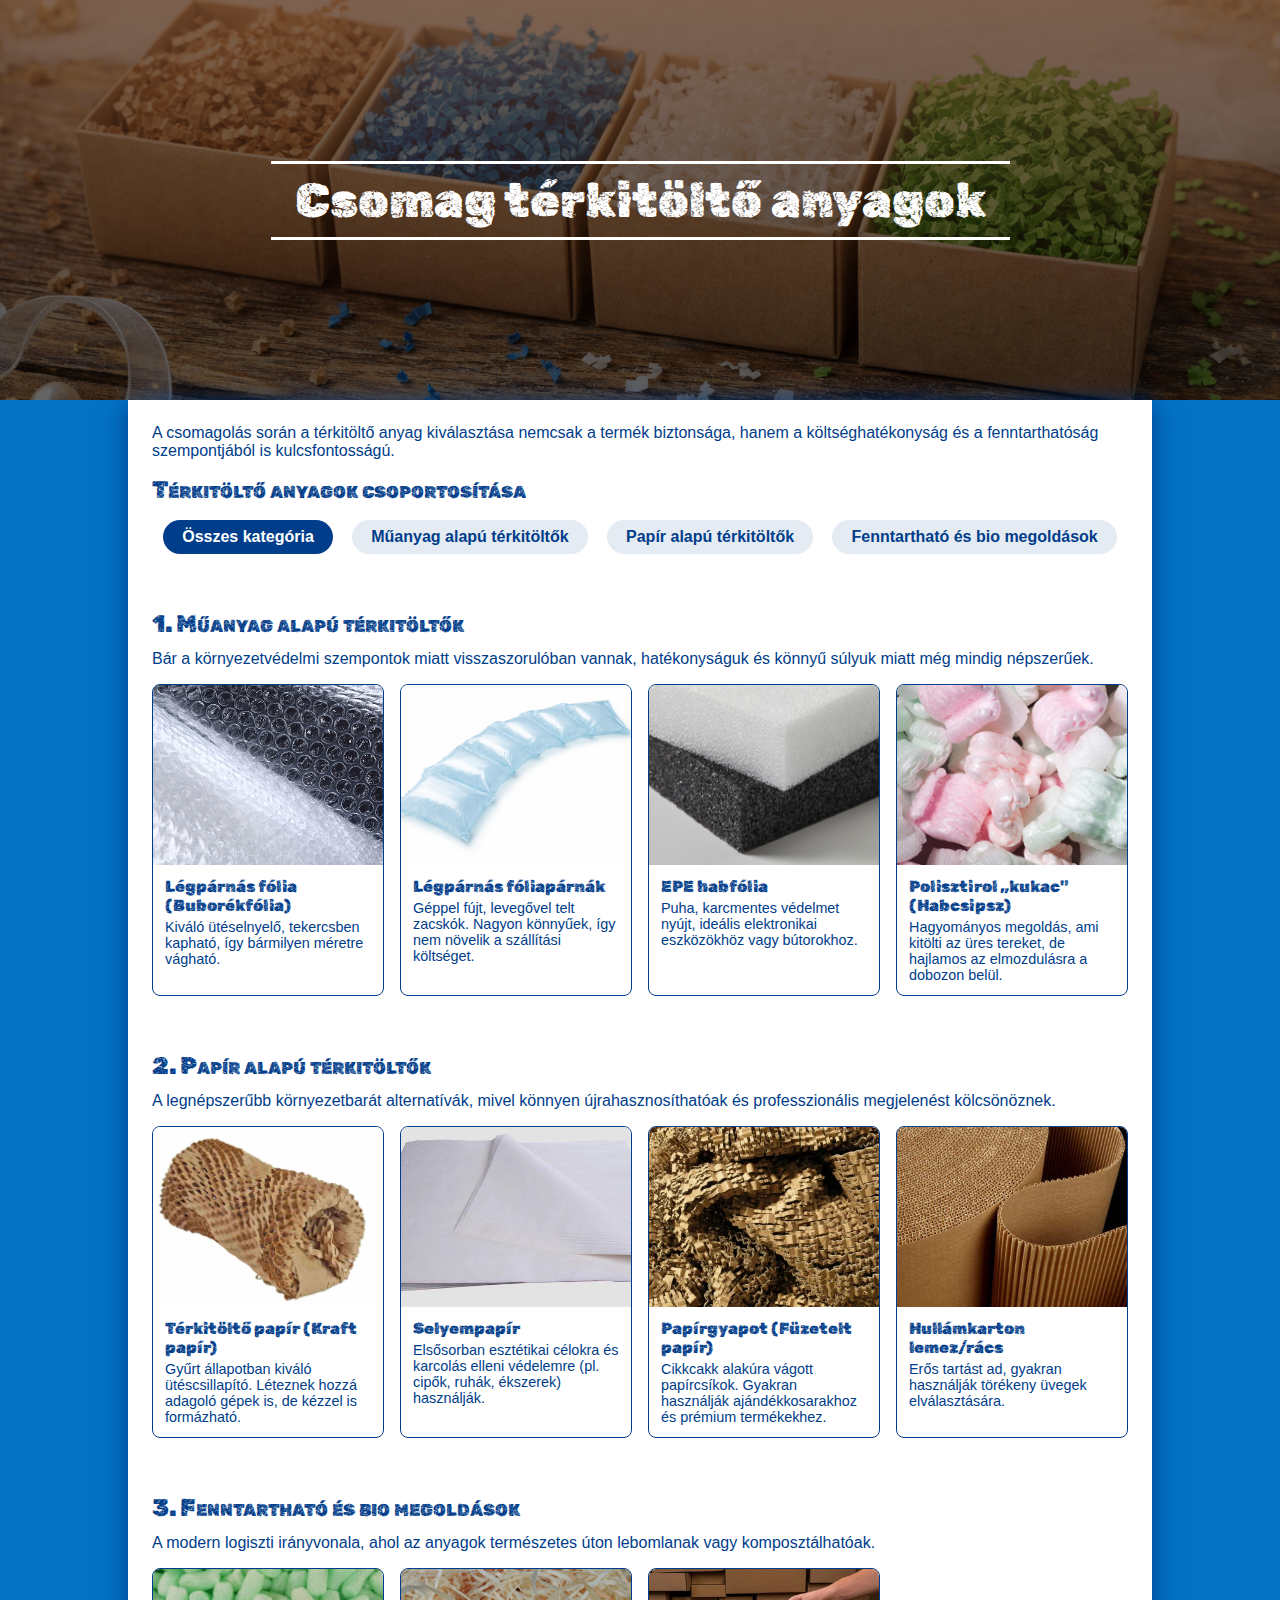
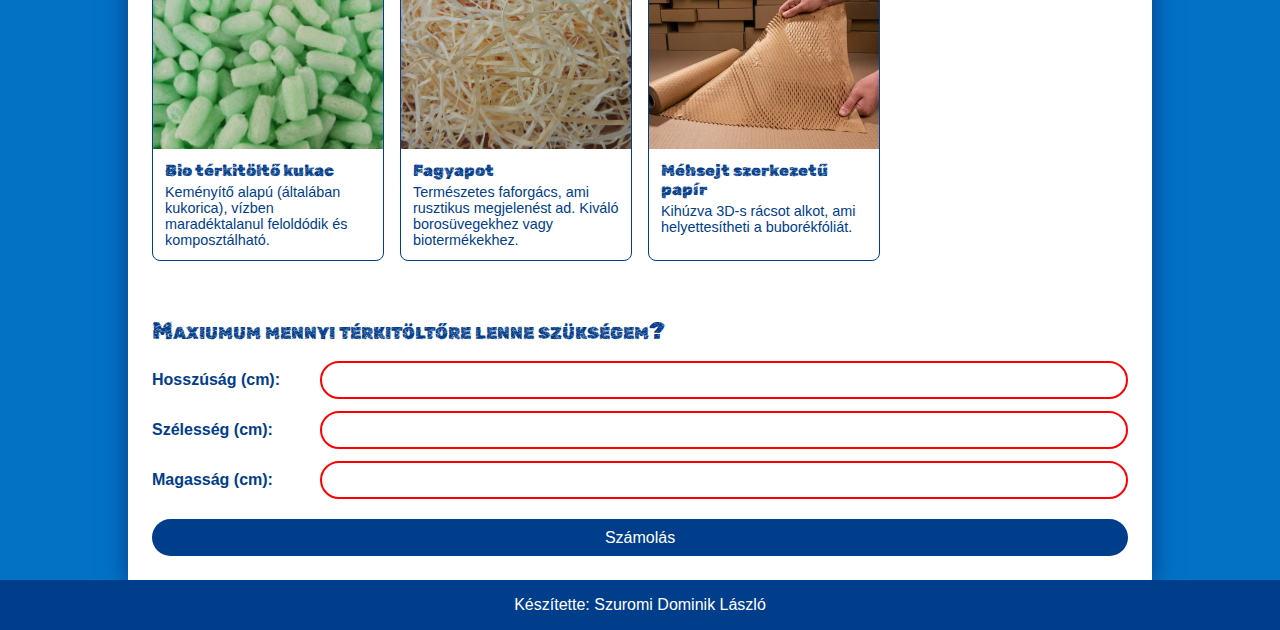
<file: index.html>
<!DOCTYPE html>
<html lang="hu">
<head>
    <meta charset="UTF-8">
    <meta name="viewport" content="width=device-width, initial-scale=1.0">
    <title>Csomag térkitöltő anyagok</title>
    <link rel="preconnect" href="https://fonts.googleapis.com">
    <link rel="preconnect" href="https://fonts.gstatic.com" crossorigin>
    <link href="https://fonts.googleapis.com/css2?family=Rubik+Distressed&display=swap" rel="stylesheet">
    <link rel="stylesheet" href="css/style.css">
</head>
<body>

    <header>
        <h1>Csomag térkitöltő anyagok</h1>
    </header>

    <main>
        <section class="bevezeto">
            <p>A csomagolás során a térkitöltő anyag kiválasztása nemcsak a termék biztonsága, hanem a költséghatékonyság és a fenntarthatóság szempontjából is kulcsfontosságú.</p>

            <h2>Térkitöltő anyagok csoportosítása</h2>

            <div class="kategoriak" id="kategoriak">
                <span class="kategoria aktiv" data-kategoria="osszes">Összes kategória</span>
                <span class="kategoria" data-kategoria="muanyag">Műanyag alapú térkitöltők</span>
                <span class="kategoria" data-kategoria="papir">Papír alapú térkitöltők</span>
                <span class="kategoria" data-kategoria="fenntarthato">Fenntartható és bio megoldások</span>
            </div>
        </section>

        <section class="katblokk" data-blokk="muanyag">
            <h2>Műanyag alapú térkitöltők</h2>
            <p>Bár a környezetvédelmi szempontok miatt visszaszorulóban vannak, hatékonyságuk és könnyű súlyuk miatt még mindig népszerűek.</p>

            <div class="kartya-grid">
                <article class="kartya">
                    <img src="images/buborek_folia.jpg" alt="Légpárnás fólia (Buborékfólia)">
                    <h3>Légpárnás fólia (Buborékfólia)</h3>
                    <p>Kiváló ütéselnyelő, tekercsben kapható, így bármilyen méretre vágható.</p>
                </article>
                <article class="kartya">
                    <img src="images/legparnas_foliaparnak.png" alt="Légpárnás fóliapárnák">
                    <h3>Légpárnás fóliapárnák</h3>
                    <p>Géppel fújt, levegővel telt zacskók. Nagyon könnyűek, így nem növelik a szállítási költséget.</p>
                </article>
                <article class="kartya">
                    <img src="images/epe_habfolia.jpg" alt="EPE habfólia">
                    <h3>EPE habfólia</h3>
                    <p>Puha, karcmentes védelmet nyújt, ideális elektronikai eszközökhöz vagy bútorokhoz.</p>
                </article>
                <article class="kartya">
                    <img src="images/polistirol_habcsipsz.jpg" alt="Polisztirol kukac (Habcsipsz)">
                    <h3>Polisztirol „kukac" (Habcsipsz)</h3>
                    <p>Hagyományos megoldás, ami kitölti az üres tereket, de hajlamos az elmozdulásra a dobozon belül.</p>
                </article>
            </div>
        </section>

        <section class="katblokk" data-blokk="papir">
            <h2>Papír alapú térkitöltők</h2>
            <p>A legnépszerűbb környezetbarát alternatívák, mivel könnyen újrahasznosíthatóak és professzionális megjelenést kölcsönöznek.</p>

            <div class="kartya-grid">
                <article class="kartya">
                    <img src="images/kraft_papir.jpg" alt="Térkitöltő papír (Kraft papír)">
                    <h3>Térkitöltő papír (Kraft papír)</h3>
                    <p>Gyűrt állapotban kiváló ütéscsillapító. Léteznek hozzá adagoló gépek is, de kézzel is formázható.</p>
                </article>
                <article class="kartya">
                    <img src="images/selyempapir.jpg" alt="Selyempapír">
                    <h3>Selyempapír</h3>
                    <p>Elsősorban esztétikai célokra és karcolás elleni védelemre (pl. cipők, ruhák, ékszerek) használják.</p>
                </article>
                <article class="kartya">
                    <img src="images/papirgyapot.png" alt="Papírgyapot (Füzetelt papír)">
                    <h3>Papírgyapot (Füzetelt papír)</h3>
                    <p>Cikkcakk alakúra vágott papírcsíkok. Gyakran használják ajándékkosarakhoz és prémium termékekhez.</p>
                </article>
                <article class="kartya">
                    <img src="images/hullamkarton.jpg" alt="Hullámkarton lemez/rács">
                    <h3>Hullámkarton lemez/rács</h3>
                    <p>Erős tartást ad, gyakran használják törékeny üvegek elválasztására.</p>
                </article>
            </div>
        </section>

        <section class="katblokk" data-blokk="fenntarthato">
            <h2>Fenntartható és bio megoldások</h2>
            <p>A modern logiszti irányvonala, ahol az anyagok természetes úton lebomlanak vagy komposztálhatóak.</p>

            <div class="kartya-grid">
                <article class="kartya">
                    <img src="images/bio_terkitolto_kukac.jpg" alt="Bio térkitöltő kukac">
                    <h3>Bio térkitöltő kukac</h3>
                    <p>Keményítő alapú (általában kukorica), vízben maradéktalanul feloldódik és komposztálható.</p>
                </article>
                <article class="kartya">
                    <img src="images/fagyapot.jpg" alt="Fagyapot">
                    <h3>Fagyapot</h3>
                    <p>Természetes faforgács, ami rusztikus megjelenést ad. Kiváló borosüvegekhez vagy biotermékekhez.</p>
                </article>
                <article class="kartya">
                    <img src="images/mehsejt_szerkezetu_papir.png" alt="Méhsejt szerkezetű papír">
                    <h3>Méhsejt szerkezetű papír</h3>
                    <p>Kihúzva 3D-s rácsot alkot, ami helyettesítheti a buborékfóliát.</p>
                </article>
            </div>
        </section>

        <section class="szamolo">
            <h2>Maxiumum mennyi térkitöltőre lenne szükségem?</h2>

            <form id="szamolo-urlap">
                <div class="form-group">
                    <label for="hosszusag">Hosszúság (cm):</label>
                    <input type="number" id="hosszusag" placeholder=" " name="hosszusag" min="1" step="any" required>
                </div>
                <div class="form-group">
                    <label for="szelesseg">Szélesség (cm):</label>
                    <input type="number" id="szelesseg" placeholder=" " name="szelesseg" min="1" step="any" required>
                </div>
                <div class="form-group">
                    <label for="magassag">Magasság (cm):</label>
                    <input type="number" id="magassag" placeholder=" " name="magassag" min="1" step="any" required>
                </div>
                <button type="submit" class="szamolas-gomb">Számolás</button>
            </form>
        </section>
    </main>

    <footer>
        <p>Készítette: Szuromi Dominik László</p>
    </footer>

    <div id="dialog-overlay" class="dialog-overlay">
        <dialog id="eredmeny-dialog">
            <button id="bezaras-gomb" class="bezaras-gomb" aria-label="Bezárás">&#x2715;</button>
            <h2>Eredmény</h2>
            <p id="eredmeny-szoveg"></p>
        </dialog>
    </div>

    <script src="js/script.js"></script>
</body>
</html>
</file>
<file: css/style.css>
:root {
    --kek: rgb(3 114 197);
    --sotetKek: rgb(0 61 138);
    --barna: rgb(94 60 38);
}

*, *::before, *::after {
    box-sizing: border-box;
    margin: 0;
    padding: 0;
}

body {
    font-family: Arial, sans-serif;
    background-color: var(--kek);
    color: var(--sotetKek);
}

h1, h2, h3, h4, h5, h6 {
    font-family: 'Rubik Distressed', cursive;
    font-weight: 400;
}

h2 {
    font-variant: small-caps;
}

header {
    height: 400px;
    background-image:
        linear-gradient(
            to bottom,
            rgb(from var(--barna) r g b / 0.8),
            rgb(from black r g b / 0.6)
        ),
        url('../images/banner.png');
    background-size: cover;
    background-position: center center;
    background-repeat: no-repeat;
    display: flex;
    align-items: center;
    justify-content: center;
}

header h1 {
    color: white;
    font-size: 2rem;
    text-align: center;
    border-top: 3px solid white;
    border-bottom: 3px solid white;
    padding: 0.5rem 1.5rem;
}

main {
    width: 100%;
    background-color: white;
    box-shadow: 0 4px 24px 0 var(--sotetKek);
}

.bevezeto,
.katblokk,
.szamolo {
    padding: 1.5rem;
}

.bevezeto p {
    margin-bottom: 1rem;
}

.kategoriak {
    display: flex;
    flex-direction: column;
    gap: 0.5rem;
    margin-top: 1rem;
}

.kategoria {
    display: inline-block;
    background-color: rgb(from var(--sotetKek) r g b / 0.1);
    color: var(--sotetKek);
    font-weight: bold;
    border-radius: 9999px;
    padding: 0.5rem 1.2rem;
    cursor: pointer;
    text-align: center;
}

.kategoria:hover {
    cursor: pointer;
}

.kategoria.aktiv {
    background-color: var(--sotetKek);
    color: white;
}

.katblokk {
    margin-top: 0.5rem;
    margin-bottom: 0.5rem;
}

.katblokk h2 {
    margin-bottom: 0.75rem;
}

.katblokk > p {
    margin-bottom: 1rem;
}

main {
    counter-reset: alcim;
}

.bevezeto h2::before {
    content: none;
}

.katblokk h2 {
    counter-increment: alcim;
}

.katblokk h2::before {
    content: counter(alcim) ". ";
}

.szamolo h2::before {
    content: none;
}

.kartya-grid {
    display: grid;
    grid-template-columns: 1fr;
    gap: 1rem;
    margin-top: 1rem;
}

.kartya {
    border: 1px solid var(--sotetKek);
    border-radius: 0.5rem;
    overflow: hidden;
    display: flex;
    flex-direction: column;
    transition: transform 5s ease, box-shadow 5s ease;
}

.kartya img {
    width: 100%;
    height: 180px;
    object-fit: cover;
    display: block;
}

.kartya h3 {
    color: var(--sotetKek);
    padding: 0.75rem 0.75rem 0.25rem;
    font-size: 1rem;
}

.kartya p {
    padding: 0 0.75rem 0.75rem;
    flex: 1;
    font-size: 0.9rem;
}

.kartya:hover {
    transform: scale(1.05);
    box-shadow: 0 8px 24px 0 rgb(from var(--sotetKek) r g b / 0.4);
}

.szamolo h2 {
    margin-bottom: 1rem;
}

.form-group {
    display: flex;
    flex-direction: column;
    margin-bottom: 0.75rem;
}

.form-group label {
    color: var(--sotetKek);
    font-weight: bold;
    margin-bottom: 0.3rem;
}

.form-group input {
    border: 2px solid var(--sotetKek);
    border-radius: 9999px;
    padding: 0.5rem 1rem;
    font-family: Arial, sans-serif;
    font-size: 1rem;
    color: var(--sotetKek);
    outline: none;
    width: 100%;
}

.form-group input:focus {
    border-color: var(--kek);
}

.form-group input:invalid {
    border-color: red;
}

.szamolas-gomb {
    background-color: var(--sotetKek);
    color: white;
    border: none;
    border-radius: 9999px;
    padding: 0.6rem 2rem;
    font-size: 1rem;
    cursor: pointer;
    width: 100%;
    margin-top: 0.5rem;
    font-family: Arial, sans-serif;
}

.szamolas-gomb:hover {
    background-color: rgb(from var(--sotetKek) r g b / 0.9);
}

footer {
    background-color: var(--sotetKek);
    color: white;
    text-align: center;
    padding: 1rem;
    font-family: Arial, sans-serif;
}

.dialog-overlay {
    display: none;
    position: fixed;
    inset: 0;
    background-color: rgb(0 0 0 / 0.4);
    z-index: 1000;
    justify-content: center;
    align-items: center;
}

.dialog-overlay.aktiv {
    display: flex;
}

dialog {
    position: relative;
    border: 2px solid var(--sotetKek);
    border-radius: 0.5rem;
    padding: 2rem 2rem 1.5rem;
    color: var(--sotetKek);
    font-family: Arial, sans-serif;
    max-width: 400px;
    width: 90%;
    background: white;
}

dialog::backdrop {
    display: none;
}

dialog h2 {
    margin-bottom: 1rem;
    font-size: 1.3rem;
}

dialog p {
    font-size: 1rem;
}

.bezaras-gomb {
    position: absolute;
    top: 0.5rem;
    right: 0.5rem;
    background-color: var(--sotetKek);
    color: white;
    border: none;
    border-radius: 9999px;
    width: 2rem;
    height: 2rem;
    font-size: 1rem;
    cursor: pointer;
    display: flex;
    align-items: center;
    justify-content: center;
}

.bezaras-gomb:hover {
    background-color: rgb(from var(--sotetKek) r g b / 0.9);
}

@media (min-width: 750px) {
    header h1 {
        font-size: 3rem;
    }

    main {
        width: 80%;
        margin: 0 auto;
    }

    .kategoriak {
        flex-direction: row;
        flex-wrap: wrap;
        justify-content: space-evenly;
    }

    .kartya-grid {
        grid-template-columns: repeat(2, 1fr);
    }

    .form-group {
        flex-direction: row;
        align-items: center;
    }

    .form-group label {
        min-width: 160px;
        margin-bottom: 0;
        margin-right: 0.5rem;
    }
}

@media (min-width: 1201px) {
    .kartya-grid {
        grid-template-columns: repeat(4, 1fr);
    }
}
</file>
